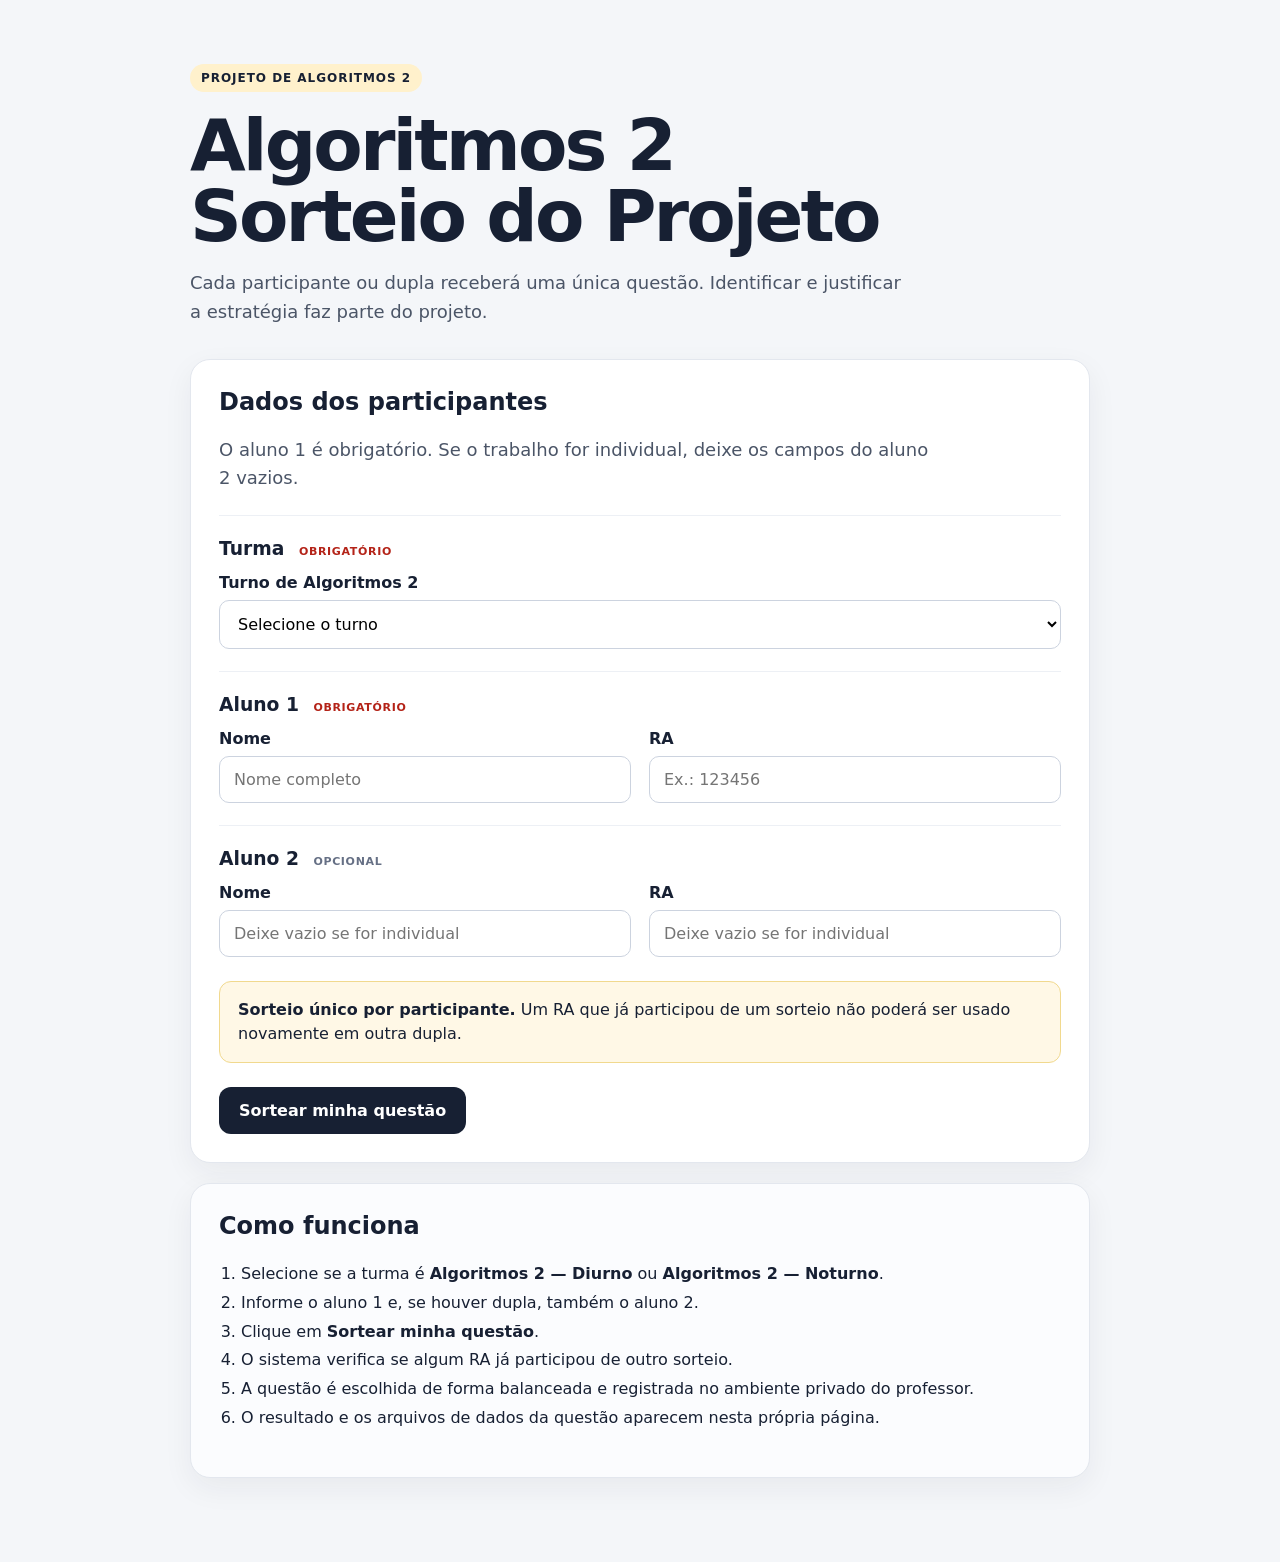
<file: index.html>
<!doctype html>
<html lang="pt-BR">
<head>
  <meta charset="utf-8">
  <meta name="viewport" content="width=device-width, initial-scale=1">
  <title>Algoritmos 2 — Sorteio do Projeto</title>
  <link rel="stylesheet" href="style.css">
</head>
<body>
  <main class="container">
    <section class="hero">
      <span class="badge">PROJETO DE ALGORITMOS 2</span>
      <h1>Algoritmos 2<br>Sorteio do Projeto</h1>
      <p>Cada participante ou dupla receberá uma única questão. Identificar e justificar a estratégia faz parte do projeto.</p>
    </section>

    <section class="card">
      <h2>Dados dos participantes</h2>
      <p class="lead">O aluno 1 é obrigatório. Se o trabalho for individual, deixe os campos do aluno 2 vazios.</p>

      <form id="draw-form">
        <div class="student-block">
          <h3>Turma <span class="required">obrigatório</span></h3>
          <label>
            <span>Turno de Algoritmos 2</span>
            <select id="turno" required>
              <option value="">Selecione o turno</option>
              <option value="DIURNO">Algoritmos 2 — Diurno</option>
              <option value="NOTURNO">Algoritmos 2 — Noturno</option>
            </select>
          </label>
        </div>

        <div class="student-block">
          <h3>Aluno 1 <span class="required">obrigatório</span></h3>
          <div class="grid">
            <label><span>Nome</span><input id="nome1" maxlength="100" required placeholder="Nome completo"></label>
            <label><span>RA</span><input id="ra1" maxlength="30" required placeholder="Ex.: 123456"></label>
          </div>
        </div>

        <div class="student-block optional">
          <h3>Aluno 2 <span class="optional-tag">opcional</span></h3>
          <div class="grid">
            <label><span>Nome</span><input id="nome2" maxlength="100" placeholder="Deixe vazio se for individual"></label>
            <label><span>RA</span><input id="ra2" maxlength="30" placeholder="Deixe vazio se for individual"></label>
          </div>
        </div>

        <div class="warning"><strong>Sorteio único por participante.</strong> Um RA que já participou de um sorteio não poderá ser usado novamente em outra dupla.</div>

        <button class="button" id="submit-button" type="submit">Sortear minha questão</button>
        <p id="form-error" class="error" hidden></p>
      </form>
    </section>

    <section id="result-card" class="card result-card" hidden>
      <span class="success-badge">SORTEIO CONCLUÍDO</span>
      <h2 id="result-title"></h2>
      <p id="result-turno" class="result-participants"></p>
      <p id="result-participants" class="result-participants"></p>
      <div id="result-text" class="question-text"></div>
      <div id="result-files" class="result-files" hidden>
        <h3>Arquivos da atividade</h3>
        <p>Leia primeiro a descrição do formato. Todos os dados são arquivos de texto UTF-8 compatíveis com Java.</p>
        <div id="file-list" class="file-list"></div>
      </div>
      <p id="repeat-note" class="small" hidden>Este sorteio já havia sido realizado anteriormente. A questão original foi mantida.</p>
    </section>

    <section class="card secondary">
      <h2>Como funciona</h2>
      <ol>
        <li>Selecione se a turma é <strong>Algoritmos 2 — Diurno</strong> ou <strong>Algoritmos 2 — Noturno</strong>.</li>
        <li>Informe o aluno 1 e, se houver dupla, também o aluno 2.</li>
        <li>Clique em <strong>Sortear minha questão</strong>.</li>
        <li>O sistema verifica se algum RA já participou de outro sorteio.</li>
        <li>A questão é escolhida de forma balanceada e registrada no ambiente privado do professor.</li>
        <li>O resultado e os arquivos de dados da questão aparecem nesta própria página.</li>
      </ol>
    </section>
  </main>

  <script>
    const form = document.getElementById('draw-form');
    const button = document.getElementById('submit-button');
    const error = document.getElementById('form-error');
    const resultCard = document.getElementById('result-card');
    const resultTitle = document.getElementById('result-title');
    const resultTurno = document.getElementById('result-turno');
    const resultParticipants = document.getElementById('result-participants');
    const resultText = document.getElementById('result-text');
    const resultFiles = document.getElementById('result-files');
    const fileList = document.getElementById('file-list');
    const repeatNote = document.getElementById('repeat-note');

    const clean = value => value.trim().replace(/\s+/g, ' ');
    const cleanRa = value => value.trim().replace(/[^0-9A-Za-z]/g, '').toUpperCase();

    function showError(message) {
      error.textContent = message;
      error.hidden = false;
      resultCard.hidden = true;
    }

    form.addEventListener('submit', async (event) => {
      event.preventDefault();
      error.hidden = true;
      resultCard.hidden = true;

      const turno = document.getElementById('turno').value;
      const nome1 = clean(document.getElementById('nome1').value);
      const ra1 = cleanRa(document.getElementById('ra1').value);
      const nome2 = clean(document.getElementById('nome2').value);
      const ra2 = cleanRa(document.getElementById('ra2').value);

      if (!turno) return showError('Selecione o turno de Algoritmos 2.');
      if (!nome1 || !ra1) return showError('Preencha nome e RA do aluno 1.');
      if ((nome2 && !ra2) || (!nome2 && ra2)) return showError('Para usar o aluno 2, preencha nome e RA. Se for individual, deixe os dois campos vazios.');
      if (ra2 && ra1 === ra2) return showError('Os dois integrantes precisam ter RAs diferentes.');

      button.disabled = true;
      button.textContent = 'Sorteando...';

      try {
        const response = await fetch('/api/sortear', {
          method: 'POST',
          headers: { 'Content-Type': 'application/json' },
          body: JSON.stringify({ turno, nome1, ra1, nome2, ra2 })
        });
        const data = await response.json();
        if (!response.ok) throw new Error(data.error || 'Não foi possível realizar o sorteio.');

        resultTitle.textContent = data.questao.id + ' — ' + data.questao.titulo;
        resultTurno.textContent = data.turno === 'NOTURNO' ? 'Algoritmos 2 — Noturno' : 'Algoritmos 2 — Diurno';
        resultParticipants.textContent = data.participantes.map(p => p.nome + ' (' + p.ra + ')').join(' / ');
        resultText.textContent = data.questao.enunciado;
        fileList.replaceChildren();
        for (const file of data.questao.arquivos || []) {
          const link = document.createElement('a');
          link.className = 'file-link';
          link.href = file.url;
          link.textContent = file.nome;
          fileList.appendChild(link);
        }
        resultFiles.hidden = fileList.childElementCount === 0;
        repeatNote.hidden = !data.ja_existia;
        resultCard.hidden = false;
        resultCard.scrollIntoView({ behavior: 'smooth', block: 'start' });
      } catch (err) {
        showError(err.message || 'Erro inesperado ao realizar o sorteio.');
      } finally {
        button.disabled = false;
        button.textContent = 'Sortear minha questão';
      }
    });
  </script>
</body>
</html>
</file>
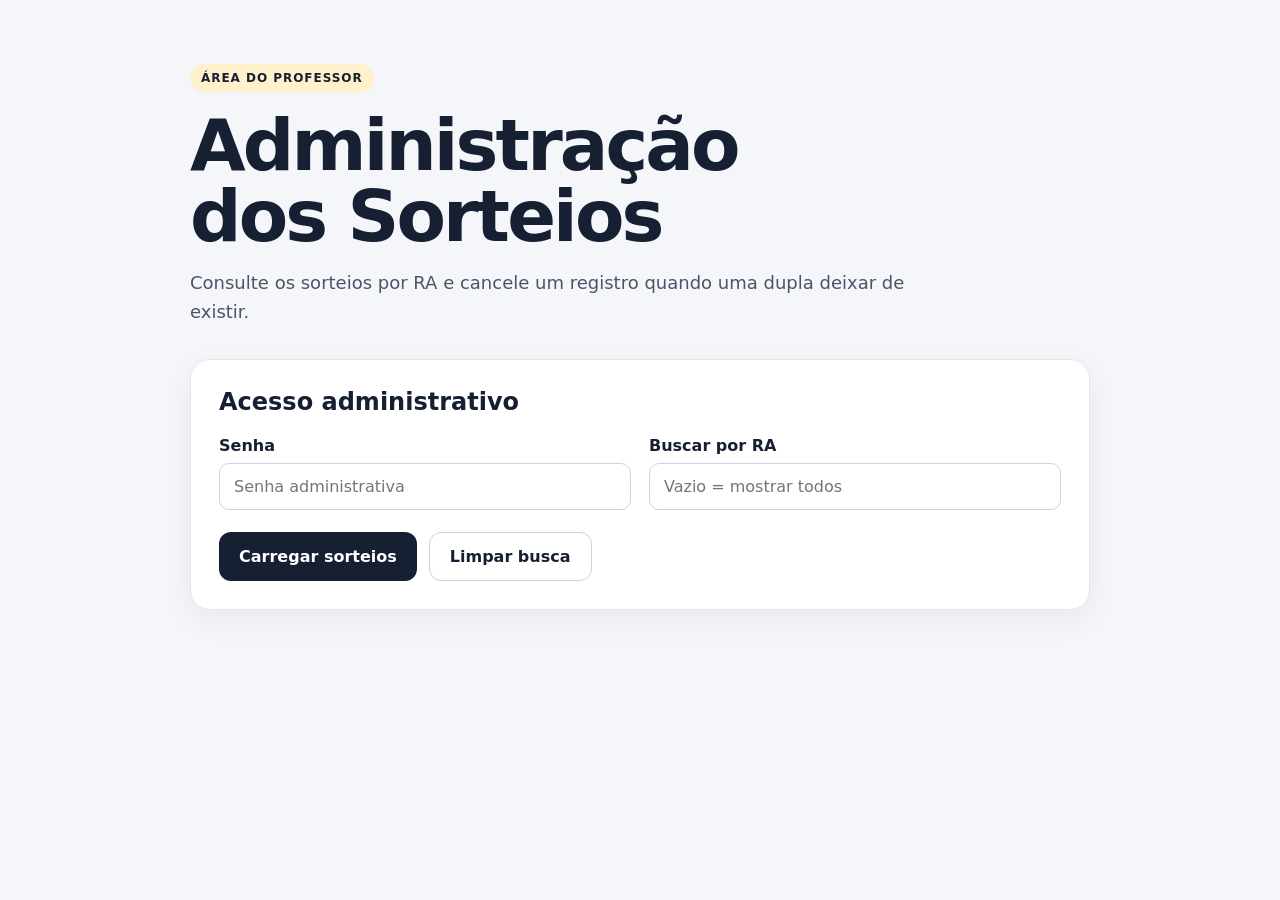
<file: admin.html>
<!doctype html>
<html lang="pt-BR">
<head>
  <meta charset="utf-8">
  <meta name="viewport" content="width=device-width, initial-scale=1">
  <title>Algoritmos 2 — Administração dos Sorteios</title>
  <link rel="stylesheet" href="style.css">
</head>
<body>
  <main class="container">
    <section class="hero">
      <span class="badge">ÁREA DO PROFESSOR</span>
      <h1>Administração<br>dos Sorteios</h1>
      <p>Consulte os sorteios por RA e cancele um registro quando uma dupla deixar de existir.</p>
    </section>

    <section class="card">
      <h2>Acesso administrativo</h2>
      <div class="grid">
        <label>
          <span>Senha</span>
          <input id="password" type="password" autocomplete="current-password" placeholder="Senha administrativa">
        </label>
        <label>
          <span>Buscar por RA</span>
          <input id="ra-search" placeholder="Vazio = mostrar todos">
        </label>
      </div>
      <div class="admin-actions">
        <button class="button" id="load-button" type="button">Carregar sorteios</button>
        <button class="secondary-button" id="clear-button" type="button">Limpar busca</button>
      </div>
      <p id="admin-error" class="error" hidden></p>
    </section>

    <section class="card" id="results-card" hidden>
      <div class="results-header">
        <h2>Sorteios encontrados</h2>
        <span id="total-count" class="count-badge"></span>
      </div>
      <div id="results"></div>
    </section>
  </main>

  <script>
    const passwordInput = document.getElementById('password');
    const raSearch = document.getElementById('ra-search');
    const loadButton = document.getElementById('load-button');
    const clearButton = document.getElementById('clear-button');
    const errorBox = document.getElementById('admin-error');
    const resultsCard = document.getElementById('results-card');
    const results = document.getElementById('results');
    const totalCount = document.getElementById('total-count');

    const saved = sessionStorage.getItem('alg2-admin-password');
    if (saved) passwordInput.value = saved;

    function cleanRa(value) {
      return value.trim().replace(/[^0-9A-Za-z]/g, '').toUpperCase();
    }

    function setError(message) {
      errorBox.textContent = message;
      errorBox.hidden = false;
    }

    function clearError() {
      errorBox.hidden = true;
      errorBox.textContent = '';
    }

    function setLoading(loading) {
      loadButton.disabled = loading;
      loadButton.textContent = loading ? 'Carregando...' : 'Carregar sorteios';
    }

    function escapeHtml(value) {
      return String(value ?? '')
        .replaceAll('&', '&amp;')
        .replaceAll('<', '&lt;')
        .replaceAll('>', '&gt;')
        .replaceAll('"', '&quot;')
        .replaceAll("'", '&#039;');
    }

    function formatDate(value) {
      if (!value) return 'Data não registrada';
      const date = new Date(value);
      if (Number.isNaN(date.getTime())) return value;
      return new Intl.DateTimeFormat('pt-BR', {
        dateStyle: 'short',
        timeStyle: 'short'
      }).format(date);
    }

    async function callAdmin(payload) {
      const password = passwordInput.value;
      if (!password) throw new Error('Informe a senha administrativa.');

      const response = await fetch('/api/admin', {
        method: 'POST',
        headers: {
          'Content-Type': 'application/json',
          'x-admin-password': password
        },
        body: JSON.stringify(payload)
      });

      const data = await response.json().catch(() => ({}));
      if (!response.ok) throw new Error(data.error || 'Falha ao acessar o painel.');
      sessionStorage.setItem('alg2-admin-password', password);
      return data;
    }

    function renderDraw(draw) {
      const alunos = (draw.alunos || [])
        .map(a => '<strong>' + escapeHtml(a.nome) + '</strong> (' + escapeHtml(a.ra) + ')')
        .join(' / ');

      const q = draw.questao || {};
      const paradigma = draw.paradigma
        ? '<span class="paradigm-badge">' + escapeHtml(draw.paradigma) + '</span>'
        : '';
      const turno = draw.turno === 'NOTURNO'
        ? 'Algoritmos 2 — Noturno'
        : draw.turno === 'DIURNO'
          ? 'Algoritmos 2 — Diurno'
          : 'Turno não informado';

      return '<article class="draw-item" data-key="' + escapeHtml(draw.record_key) + '">' +
        '<div class="draw-top">' +
          '<div>' +
            '<div class="draw-type">' + escapeHtml(draw.tipo || 'sorteio') + ' · ' + escapeHtml(turno) + '</div>' +
            '<div class="draw-students">' + alunos + '</div>' +
          '</div>' +
          '<div class="draw-date">' + escapeHtml(formatDate(draw.data)) + '</div>' +
        '</div>' +
        '<div class="draw-question">' +
          '<div class="draw-question-title"><strong>' + escapeHtml(q.id || '') + ' — ' + escapeHtml(q.titulo || '') + '</strong> ' + paradigma + '</div>' +
          '<details><summary>Ver enunciado</summary><p>' + escapeHtml(q.enunciado || '') + '</p></details>' +
        '</div>' +
        '<button class="danger-button" type="button" data-delete="' + escapeHtml(draw.record_key) + '">Cancelar sorteio</button>' +
      '</article>';
    }

    async function loadDraws() {
      clearError();
      setLoading(true);
      try {
        const data = await callAdmin({
          action: 'list',
          ra: cleanRa(raSearch.value)
        });

        totalCount.textContent = data.total + (data.total === 1 ? ' registro' : ' registros');
        results.innerHTML = data.sorteios.length
          ? data.sorteios.map(renderDraw).join('')
          : '<p class="empty-state">Nenhum sorteio encontrado.</p>';
        resultsCard.hidden = false;
      } catch (err) {
        setError(err.message || 'Erro ao carregar sorteios.');
        resultsCard.hidden = true;
      } finally {
        setLoading(false);
      }
    }

    loadButton.addEventListener('click', loadDraws);

    clearButton.addEventListener('click', () => {
      raSearch.value = '';
      loadDraws();
    });

    raSearch.addEventListener('keydown', event => {
      if (event.key === 'Enter') loadDraws();
    });

    results.addEventListener('click', async event => {
      const button = event.target.closest('[data-delete]');
      if (!button) return;

      const recordKey = button.getAttribute('data-delete');
      const item = button.closest('.draw-item');
      const studentText = item ? item.querySelector('.draw-students')?.textContent : '';

      if (!window.confirm(
        'Cancelar este sorteio?\n\n' +
        (studentText || '') +
        '\n\nOs RAs ficarão livres para realizar um novo sorteio.'
      )) return;

      clearError();
      button.disabled = true;
      button.textContent = 'Cancelando...';

      try {
        await callAdmin({ action: 'delete', record_key: recordKey });
        await loadDraws();
      } catch (err) {
        setError(err.message || 'Erro ao cancelar sorteio.');
        button.disabled = false;
        button.textContent = 'Cancelar sorteio';
      }
    });
  </script>
</body>
</html>
</file>
<file: style.css>
:root {
  font-family: Inter, system-ui, -apple-system, BlinkMacSystemFont, "Segoe UI", sans-serif;
  color: #172033;
  background: #f4f6f9;
}
* { box-sizing: border-box; }
body { margin: 0; min-height: 100vh; }
.container { width: min(900px, calc(100% - 32px)); margin: 0 auto; padding: 64px 0; }
.hero { margin-bottom: 32px; }
.badge, .success-badge {
  display: inline-block;
  padding: 7px 11px;
  border-radius: 999px;
  font-size: 12px;
  font-weight: 800;
  letter-spacing: .08em;
}
.badge { background: #fff1cc; }
.success-badge { background: #dcfae6; color: #087443; }
h1 { font-size: clamp(42px, 8vw, 72px); line-height: .98; margin: 18px 0; letter-spacing: -.04em; }
.hero p, .lead { max-width: 720px; font-size: 18px; line-height: 1.6; color: #4b5567; }
.card {
  background: #fff;
  border: 1px solid #e3e7ee;
  border-radius: 20px;
  padding: 28px;
  margin: 20px 0;
  box-shadow: 0 10px 30px rgba(31,41,55,.06);
}
.card h2 { margin-top: 0; }
.student-block { border-top: 1px solid #edf0f5; padding-top: 22px; margin-top: 22px; }
.student-block h3 { margin: 0 0 14px; }
.required, .optional-tag {
  font-size: 11px;
  text-transform: uppercase;
  letter-spacing: .06em;
  margin-left: 8px;
}
.required { color: #b42318; }
.optional-tag { color: #667085; }
.grid { display: grid; grid-template-columns: 1fr 1fr; gap: 18px; }
label span { display: block; font-weight: 700; margin-bottom: 8px; }
input, select {
  width: 100%;
  padding: 13px 14px;
  border: 1px solid #ccd3df;
  border-radius: 10px;
  font: inherit;
  background: white;
}
input:focus, select:focus { outline: 3px solid rgba(23,32,51,.10); border-color: #172033; }
.warning {
  margin: 24px 0;
  padding: 16px 18px;
  border-radius: 12px;
  background: #fff8e6;
  border: 1px solid #f1d98e;
  line-height: 1.5;
}
.button {
  display: inline-block;
  border: 0;
  cursor: pointer;
  font: inherit;
  font-weight: 800;
  padding: 14px 20px;
  border-radius: 12px;
  color: white;
  background: #172033;
}
.button:hover:not(:disabled) { opacity: .9; }
.button:disabled { opacity: .55; cursor: wait; }
.error { margin-top: 14px; color: #b42318; font-weight: 700; }
.secondary { background: #fbfcfe; }
.small { color: #667085; font-size: 14px; }
.result-card { border-color: #a9e7c3; }
.result-participants { font-weight: 700; color: #475467; }
.question-text {
  white-space: pre-wrap;
  line-height: 1.7;
  background: #f8fafc;
  border-radius: 12px;
  padding: 18px;
  margin-top: 18px;
}
.result-files {
  margin-top: 18px;
  padding: 18px;
  border: 1px solid #c7d7fe;
  border-radius: 12px;
  background: #f5f8ff;
}
.result-files h3 { margin: 0 0 8px; }
.result-files p { color: #475467; line-height: 1.5; }
.file-list { display: flex; flex-wrap: wrap; gap: 10px; }
.file-link {
  display: inline-block;
  padding: 10px 13px;
  border-radius: 9px;
  color: #253ea7;
  background: #fff;
  border: 1px solid #a9bcf5;
  font-weight: 800;
  text-decoration: none;
}
.file-link:hover { background: #edf2ff; }
ol { padding-left: 22px; line-height: 1.8; }
@media (max-width: 650px) {
  .grid { grid-template-columns: 1fr; }
  .container { padding: 32px 0; }
}

.admin-actions {
  display: flex;
  gap: 12px;
  margin-top: 22px;
  flex-wrap: wrap;
}
.secondary-button {
  border: 1px solid #ccd3df;
  background: #fff;
  color: #172033;
  padding: 14px 20px;
  border-radius: 12px;
  font: inherit;
  font-weight: 800;
  cursor: pointer;
}
.secondary-button:hover { background: #f8fafc; }
.results-header {
  display: flex;
  align-items: center;
  justify-content: space-between;
  gap: 12px;
}
.count-badge, .paradigm-badge {
  display: inline-block;
  border-radius: 999px;
  padding: 6px 10px;
  font-size: 12px;
  font-weight: 800;
}
.count-badge { background: #eef2f7; color: #475467; }
.paradigm-badge { background: #eef4ff; color: #3538cd; margin-left: 8px; }
.draw-item {
  border-top: 1px solid #e7ebf0;
  padding: 22px 0;
}
.draw-item:first-child { border-top: 0; padding-top: 0; }
.draw-top {
  display: flex;
  justify-content: space-between;
  gap: 16px;
  align-items: flex-start;
}
.draw-type {
  text-transform: uppercase;
  font-size: 11px;
  font-weight: 800;
  letter-spacing: .08em;
  color: #667085;
  margin-bottom: 6px;
}
.draw-students { line-height: 1.5; }
.draw-date { color: #667085; font-size: 14px; white-space: nowrap; }
.draw-question {
  margin: 16px 0;
  background: #f8fafc;
  border-radius: 12px;
  padding: 16px;
}
.draw-question-title { line-height: 1.5; }
.draw-question details { margin-top: 10px; }
.draw-question summary { cursor: pointer; font-weight: 700; }
.draw-question p { white-space: pre-wrap; line-height: 1.6; }
.danger-button {
  border: 1px solid #f7b4ad;
  background: #fff;
  color: #b42318;
  padding: 10px 14px;
  border-radius: 10px;
  font: inherit;
  font-weight: 800;
  cursor: pointer;
}
.danger-button:hover:not(:disabled) { background: #fff4f2; }
.danger-button:disabled { opacity: .55; cursor: wait; }
.empty-state { color: #667085; }
@media (max-width: 650px) {
  .draw-top { flex-direction: column; }
  .draw-date { white-space: normal; }
}
</file>
